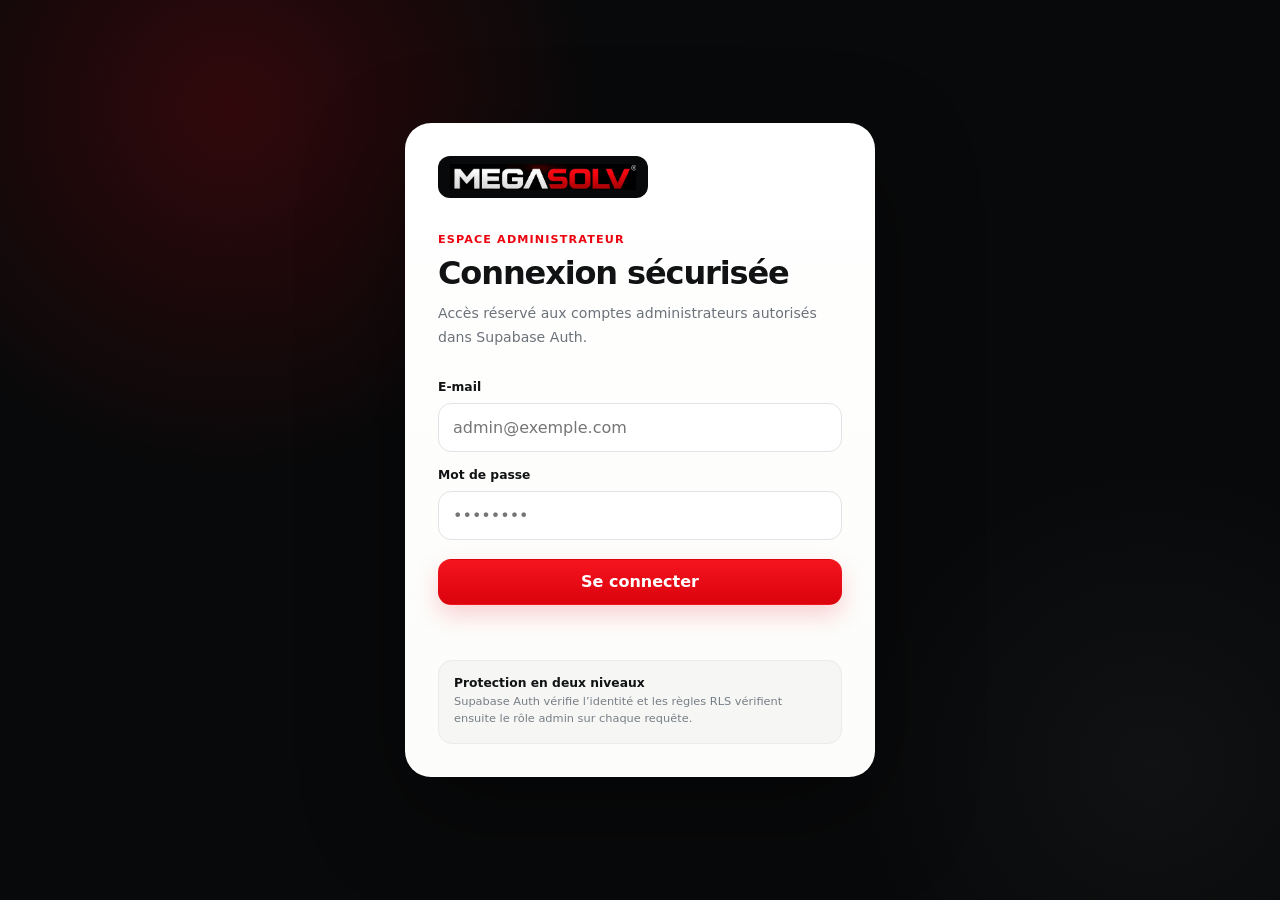
<file: index.html>
<!DOCTYPE html>

<html lang="fr"><head><meta charset="utf-8"/><meta content="width=device-width,initial-scale=1" name="viewport"/><meta content="light" name="color-scheme"/><meta content="#08090A" name="theme-color"/><meta content="noindex,nofollow" name="robots"/><title>MEGASOLV Admin — Analytics</title><link href="assets/favicons/favicon.ico" rel="icon"/><link rel="apple-touch-icon" href="assets/pwa/apple-touch-icon.png"/><link rel="manifest" href="manifest.webmanifest"/><meta name="mobile-web-app-capable" content="yes"/><meta name="apple-mobile-web-app-capable" content="yes"/><meta name="apple-mobile-web-app-status-bar-style" content="black-translucent"/><meta name="apple-mobile-web-app-title" content="MEGASOLV"/><link href="assets/css/dashboard.css" rel="stylesheet"/><script defer="" src="assets/js/supabase-client.js"></script><script defer="" src="assets/js/auth.js"></script><script defer="" src="assets/js/dashboard.js"></script><script defer src="assets/js/pwa.js"></script></head>
<body class="auth-guard" data-page="analytics"><div class="app-shell">
<aside class="sidebar" id="sidebar"><div class="sidebar-head"><img alt="MEGASOLV" class="sidebar-logo" src="assets/img/megasolv-logo-header.webp"/></div><nav aria-label="Navigation principale" class="nav-wrap"><div class="nav-label">Pilotage</div><a class="side-link active" href="index.html"><img alt="" class="icon" src="assets/icons/dashboard.svg"/>Analytics</a><a class="side-link" href="orders.html"><img alt="" class="icon" src="assets/icons/orders.svg"/>Commandes <span class="nav-badge" data-nav-badge="orders" id="ordersBadge">0</span></a><a class="side-link" href="reviews.html"><img alt="" class="icon" src="assets/icons/reviews.svg"/>Avis <span class="nav-badge" data-nav-badge="reviews" id="pendingReviewsBadge">0</span></a></nav><div class="sidebar-foot"><div class="admin-card"><div class="avatar">M</div><div class="admin-meta"><strong>MEGASOLV Admin</strong><span data-admin-email="">Connexion sécurisée</span></div></div><button class="pwa-install-btn" data-pwa-install hidden type="button"><img class="icon" src="assets/icons/install.svg" alt="">Installer l’application</button><button class="logout-btn" data-logout="" type="button">Se déconnecter</button></div></aside><div aria-hidden="true" class="menu-scrim"></div>
<main class="main"><header class="topbar"><button aria-expanded="false" aria-label="Ouvrir le menu" class="mobile-toggle"><img alt="" class="icon" src="assets/icons/menu.svg"/></button><div class="topbar-title"><strong>Centre de contrôle</strong><span>Données commerciales et audience</span></div><div class="topbar-actions"><button aria-label="État de la synchronisation en temps réel" class="realtime-chip" data-state="connecting" id="realtimeStatus" type="button"><span aria-hidden="true" class="realtime-dot"></span><span data-realtime-label="">Connexion live…</span><span class="sr-only" data-last-sync=""></span></button><a aria-label="Ouvrir le site public" class="site-shortcut" href="https://megasolv.yaakoubpro.com/" rel="noopener" target="_blank"><img alt="" class="icon" src="assets/icons/external-link.svg"/><span>Voir le site</span></a><div class="date-chip desktop-date" id="currentDate"></div><button aria-label="Notifications" class="icon-btn notif-btn"><img alt="" class="icon" src="assets/icons/bell.svg"/><span class="notif-dot"></span></button></div></header>
<div class="content"><section class="page-head"><div><div class="page-eyebrow">Dashboard / Analytics</div><h1>Vue d’ensemble</h1><p>Suivez en un coup d’œil l’audience, les commandes et la performance commerciale de MEGASOLV.</p></div><div class="head-actions"><button class="btn btn-danger" id="cleanAnalytics" type="button"><img alt="" class="icon" src="assets/icons/trash.svg"/>Backup JSON + nettoyer</button><a class="btn btn-secondary" href="orders.html"><img alt="" class="icon" src="assets/icons/orders.svg"/>Voir les commandes</a></div></section>
<section aria-label="Indicateurs clés" class="kpi-grid"><article class="kpi-card"><div class="kpi-top"><div class="kpi-icon"><img alt="" class="icon" src="assets/icons/eye.svg"/></div><span class="trend">Live</span></div><div class="kpi-label">Pages vues</div><div class="kpi-value" id="kpiPageViews">0</div><div class="kpi-sub" id="kpiSessionsSub">0 sessions</div></article><article class="kpi-card"><div class="kpi-top"><div class="kpi-icon blue"><img alt="" class="icon" src="assets/icons/users.svg"/></div><span class="trend">Live</span></div><div class="kpi-label">Visiteurs uniques</div><div class="kpi-value" id="kpiVisitors">0</div><div class="kpi-sub" id="kpiPagesPerSession">0 page / session</div></article><article class="kpi-card"><div class="kpi-top"><div class="kpi-icon green"><img alt="" class="icon" src="assets/icons/cart.svg"/></div><span class="trend">Live</span></div><div class="kpi-label">Commandes aujourd’hui</div><div class="kpi-value" id="kpiOrdersToday">0</div><div class="kpi-sub" id="kpiOrdersSub">0 confirmées / en cours</div></article><article class="kpi-card"><div class="kpi-top"><div class="kpi-icon gold"><img alt="" class="icon" src="assets/icons/revenue.svg"/></div><span class="trend">Live</span></div><div class="kpi-label">CA livré aujourd’hui</div><div class="kpi-value" id="kpiRevenueToday">0</div><div class="kpi-sub" id="kpiRevenueSub">MAD · panier moyen 0 MAD</div></article></section>
<section class="grid-main"><article class="panel"><div class="panel-head"><div class="panel-title"><h2>Évolution de l’audience</h2><p>Pages vues sur la période sélectionnée</p></div><div aria-label="Période" class="segmented" role="group"><button class="segment active" data-period="7">7 j</button><button class="segment" data-period="30">30 j</button><button class="segment" data-period="90">90 j</button></div></div><div class="chart-wrap"><svg aria-label="Courbe des pages vues" class="line-chart" id="lineChart" role="img"></svg></div></article><article class="panel"><div class="panel-head"><div class="panel-title"><h2>Sources de trafic</h2><p>Pourcentage + nombre exact de sessions</p></div></div><div class="source-wrap"><div class="donut"><div class="donut-center"><strong id="sourceTotal">0</strong><span>sessions</span></div></div><div class="source-list"><div class="source-row"><span class="dot red"></span><span>Google / SEO</span><strong data-source="google">0%</strong></div><div class="source-row"><span class="dot dark"></span><span>Direct</span><strong data-source="direct">0%</strong></div><div class="source-row"><span class="dot gray"></span><span>Social</span><strong data-source="social">0%</strong></div><div class="source-row"><span class="dot pink"></span><span>Autres</span><strong data-source="other">0%</strong></div></div></div></article></section>
<section class="bottom-grid"><article class="panel"><div class="panel-head"><div class="panel-title"><h2>Dernières commandes</h2><p>Activité commerciale récente</p></div><a class="btn btn-sm btn-secondary" href="orders.html">Tout voir</a></div><div class="table-shell"><table class="data-table mobile-card-table"><thead><tr><th>Commande</th><th>Client</th><th>Ville</th><th>Total</th><th>Statut</th></tr></thead><tbody id="recentOrdersBody"></tbody></table></div></article><article class="panel"><div class="panel-head"><div class="panel-title"><h2>Pages les plus vues</h2><p>Top contenus par trafic</p></div></div><div class="mini-list" id="topPagesList"></div></article></section>
</div></main></div></body></html>
</file>
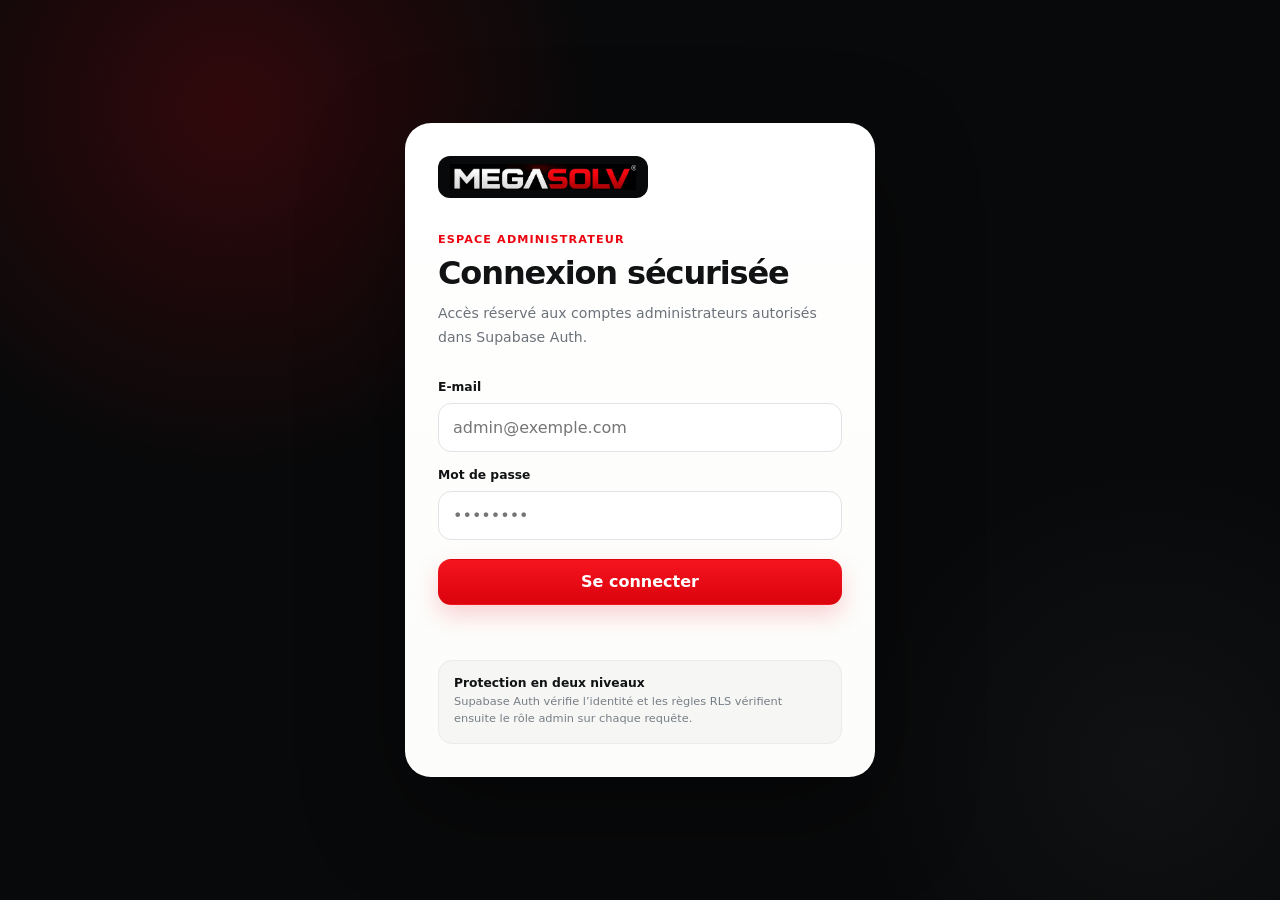
<file: login.html>
<!doctype html><html lang="fr"><head><meta charset="utf-8"><meta name="viewport" content="width=device-width,initial-scale=1"><meta name="theme-color" content="#08090A"><meta name="robots" content="noindex,nofollow"><title>MEGASOLV Admin — Connexion</title><link rel="icon" href="assets/favicons/favicon.ico"><link rel="apple-touch-icon" href="assets/pwa/apple-touch-icon.png"><link rel="manifest" href="manifest.webmanifest"><meta name="mobile-web-app-capable" content="yes"><meta name="apple-mobile-web-app-capable" content="yes"><meta name="apple-mobile-web-app-status-bar-style" content="black-translucent"><meta name="apple-mobile-web-app-title" content="MEGASOLV"><link rel="stylesheet" href="assets/css/dashboard.css"><script defer src="assets/js/supabase-client.js"></script><script defer src="assets/js/auth.js"></script><script defer src="assets/js/pwa.js"></script></head><body class="auth-guard login-page" data-page="login"><main class="login-shell"><section class="login-card"><img src="assets/img/megasolv-logo-header.webp" class="login-logo" alt="MEGASOLV"><div class="login-copy"><span class="login-kicker">ESPACE ADMINISTRATEUR</span><h1>Connexion sécurisée</h1><p>Accès réservé aux comptes administrateurs autorisés dans Supabase Auth.</p></div><form id="loginForm" class="login-form"><label for="email">E-mail</label><input id="email" name="email" type="email" autocomplete="username" required placeholder="admin@exemple.com"><label for="password">Mot de passe</label><input id="password" name="password" type="password" autocomplete="current-password" required placeholder="••••••••"><button id="loginSubmit" class="btn btn-primary" type="submit">Se connecter</button><div class="login-status" id="loginStatus" role="status" aria-live="polite"></div></form><div class="login-security"><strong>Protection en deux niveaux</strong><span>Supabase Auth vérifie l’identité et les règles RLS vérifient ensuite le rôle admin sur chaque requête.</span></div><button class="pwa-login-install" data-pwa-install hidden type="button"><img class="icon" src="assets/icons/install.svg" alt="">Installer MEGASOLV Admin</button></section></main></body></html>
</file>
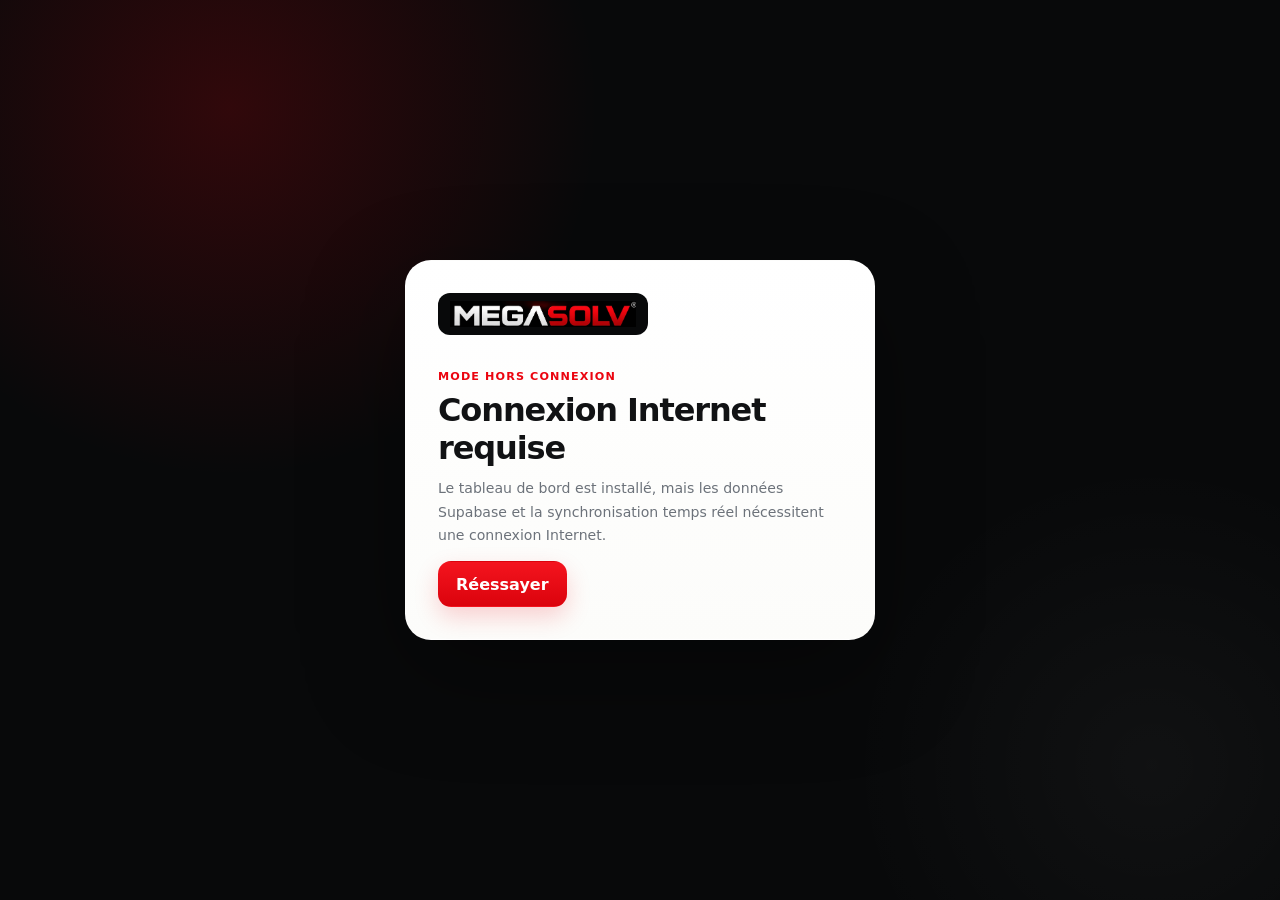
<file: offline.html>
<!doctype html><html lang="fr"><head><meta charset="utf-8"><meta name="viewport" content="width=device-width,initial-scale=1"><meta name="theme-color" content="#08090A"><meta name="robots" content="noindex,nofollow"><title>MEGASOLV Admin — Hors connexion</title><link rel="manifest" href="manifest.webmanifest"><link rel="icon" href="assets/favicons/favicon.ico"><link rel="stylesheet" href="assets/css/dashboard.css"></head><body class="login-page"><main class="login-shell"><section class="login-card"><img src="assets/img/megasolv-logo-header.webp" class="login-logo" alt="MEGASOLV"><div class="login-copy"><span class="login-kicker">MODE HORS CONNEXION</span><h1>Connexion Internet requise</h1><p>Le tableau de bord est installé, mais les données Supabase et la synchronisation temps réel nécessitent une connexion Internet.</p></div><button class="btn btn-primary" type="button" onclick="location.reload()">Réessayer</button></section></main></body></html>
</file>
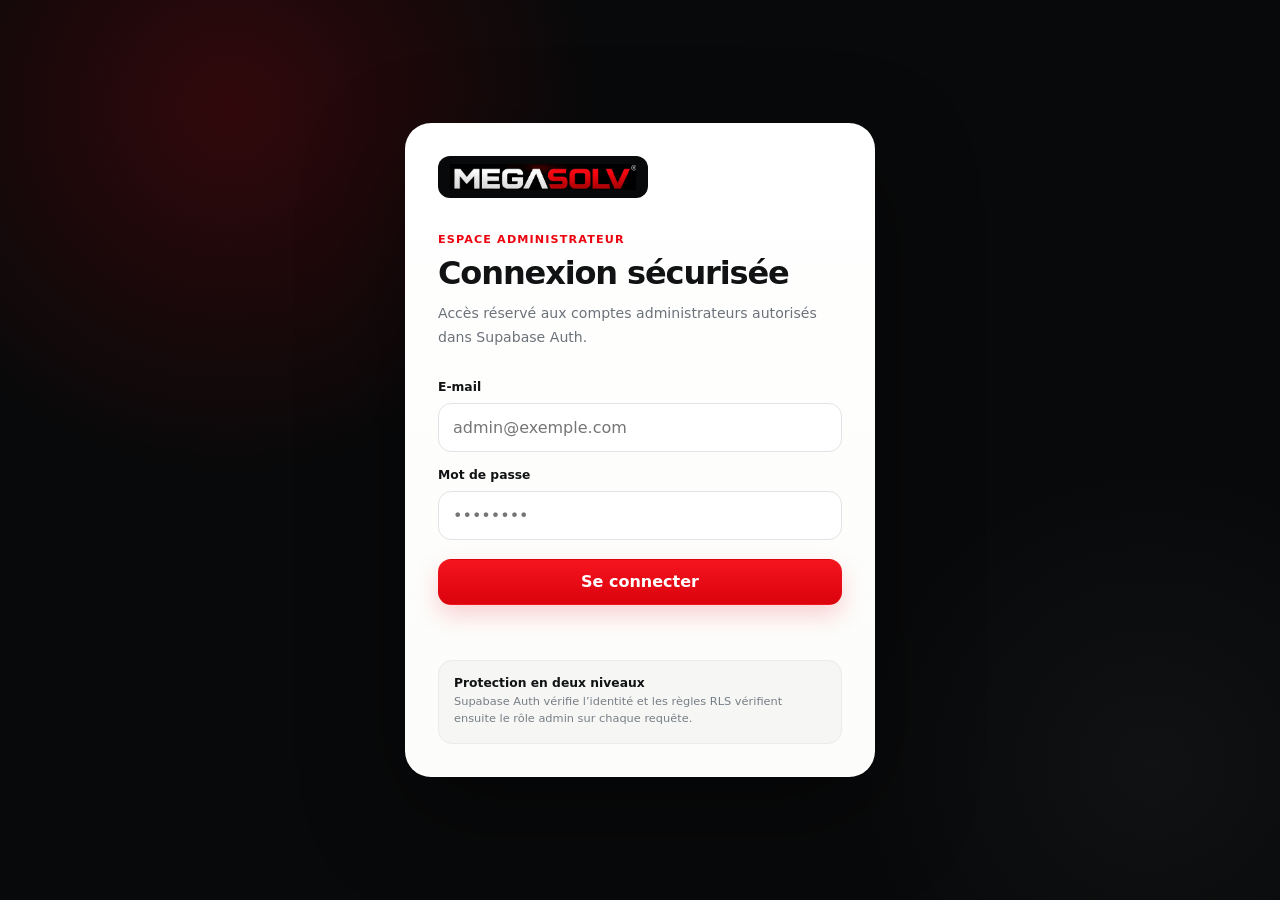
<file: orders.html>
<!DOCTYPE html>
<html lang="fr"><head><meta charset="utf-8"/><meta content="width=device-width,initial-scale=1" name="viewport"/><meta content="#08090A" name="theme-color"/><meta content="noindex,nofollow" name="robots"/><title>MEGASOLV Admin — Commandes</title><link href="assets/favicons/favicon.ico" rel="icon"/><link rel="apple-touch-icon" href="assets/pwa/apple-touch-icon.png"/><link rel="manifest" href="manifest.webmanifest"/><meta name="mobile-web-app-capable" content="yes"/><meta name="apple-mobile-web-app-capable" content="yes"/><meta name="apple-mobile-web-app-status-bar-style" content="black-translucent"/><meta name="apple-mobile-web-app-title" content="MEGASOLV"/><link href="assets/css/dashboard.css" rel="stylesheet"/><script defer="" src="assets/js/supabase-client.js"></script><script defer="" src="assets/js/auth.js"></script><script defer="" src="assets/js/dashboard.js"></script><script defer src="assets/js/pwa.js"></script></head>
<body class="auth-guard" data-page="orders"><div class="app-shell">
<aside class="sidebar" id="sidebar"><div class="sidebar-head"><img alt="MEGASOLV" class="sidebar-logo" src="assets/img/megasolv-logo-header.webp"/></div><nav aria-label="Navigation principale" class="nav-wrap"><div class="nav-label">Pilotage</div><a class="side-link" href="index.html"><img alt="" class="icon" src="assets/icons/dashboard.svg"/>Analytics</a><a class="side-link active" href="orders.html"><img alt="" class="icon" src="assets/icons/orders.svg"/>Commandes <span class="nav-badge" data-nav-badge="orders">0</span></a><a class="side-link" href="reviews.html"><img alt="" class="icon" src="assets/icons/reviews.svg"/>Avis <span class="nav-badge" data-nav-badge="reviews">0</span></a></nav><div class="sidebar-foot"><div class="admin-card"><div class="avatar">M</div><div class="admin-meta"><strong>MEGASOLV Admin</strong><span data-admin-email="">Connexion sécurisée</span></div></div><button class="pwa-install-btn" data-pwa-install hidden type="button"><img class="icon" src="assets/icons/install.svg" alt="">Installer l’application</button><button class="logout-btn" data-logout="" type="button">Se déconnecter</button></div></aside><div aria-hidden="true" class="menu-scrim"></div>
<main class="main"><header class="topbar"><button aria-expanded="false" aria-label="Ouvrir le menu" class="mobile-toggle"><img alt="" class="icon" src="assets/icons/menu.svg"/></button><div class="topbar-title"><strong>Gestion commerciale</strong><span>Commandes Medical Back Support</span></div><div class="topbar-actions"><button aria-label="État de la synchronisation en temps réel" class="realtime-chip" data-state="connecting" id="realtimeStatus" type="button"><span aria-hidden="true" class="realtime-dot"></span><span data-realtime-label="">Connexion live…</span><span class="sr-only" data-last-sync=""></span></button><a aria-label="Ouvrir le site public" class="site-shortcut" href="https://megasolv.yaakoubpro.com/" rel="noopener" target="_blank"><img alt="" class="icon" src="assets/icons/external-link.svg"/><span>Voir le site</span></a><button aria-label="Notifications" class="icon-btn notif-btn"><img alt="" class="icon" src="assets/icons/bell.svg"/><span class="notif-dot"></span></button></div></header>
<div class="content"><section class="page-head"><div><div class="page-eyebrow">Opérations / Commandes</div><h1>Commandes</h1><p>Suivez les demandes clients, mettez à jour leur statut et exportez la vue filtrée en CSV.</p></div><div class="head-actions"><button class="btn btn-primary" id="exportCsv"><img alt="" class="icon" src="assets/icons/export.svg"/>Exporter CSV</button></div></section>
<div class="orders-summary" id="ordersSummary"><div class="summary-pill"><span>Total</span><strong data-order-count="all">0</strong></div><div class="summary-pill"><span>Nouvelles</span><strong data-order-count="new">0</strong></div><div class="summary-pill"><span>Confirmées</span><strong data-order-count="confirmed">0</strong></div><div class="summary-pill"><span>En livraison</span><strong data-order-count="shipped">0</strong></div><div class="summary-pill"><span>Livrées</span><strong data-order-count="delivered">0</strong></div></div>
<div class="toolbar"><label class="search-box"><img alt="" class="icon" src="assets/icons/search.svg"/><span class="sr-only">Rechercher</span><input id="orderSearch" placeholder="ID, client, téléphone, ville…" type="search"/></label><select aria-label="Filtrer par statut" class="select" id="statusFilter"><option value="all">Tous les statuts</option><option value="new">Nouveau</option><option value="confirmed">Confirmé</option><option value="processing">En préparation</option><option value="shipped">Expédié</option><option value="delivered">Livré</option><option value="cancelled">Annulé</option><option value="returned">Retourné</option></select></div>
<section class="panel orders-panel"><div class="table-shell"><table class="data-table mobile-card-table"><thead><tr><th>Commande</th><th>Client</th><th>Ville</th><th>Produit</th><th>Total</th><th>Statut</th><th></th></tr></thead><tbody id="ordersBody"></tbody></table></div></section>
</div></main></div>
<div class="drawer-scrim" id="drawerScrim"></div><aside aria-label="Détail de la commande" class="detail-drawer" id="orderDrawer"><div class="drawer-head"><div><div class="muted" style="font-size:.72rem;font-weight:800">COMMANDE</div><h2 id="drawerOrderId">—</h2></div><button aria-label="Fermer" class="icon-btn drawer-close" id="drawerClose"><img alt="" class="icon" src="assets/icons/close.svg"/></button></div><div class="drawer-body"><div class="detail-group"><h3>Client</h3><div class="detail-line"><span>Nom</span><strong id="drawerCustomer">—</strong></div><div class="detail-line"><span>Téléphone</span><strong id="drawerPhone">—</strong></div><div class="detail-line"><span>Ville</span><strong id="drawerCity">—</strong></div><div class="detail-line"><span>Date</span><strong id="drawerDate">—</strong></div><div class="detail-line"><span>Adresse</span><strong id="drawerAddress">—</strong></div></div><div class="detail-group"><h3>Commande</h3><div class="detail-line"><span>Produit</span><strong id="drawerProduct">—</strong></div><div class="detail-line"><span>Quantité</span><strong id="drawerQty">—</strong></div><div class="detail-line"><span>Total</span><strong id="drawerTotal">—</strong></div></div><div class="detail-group"><h3>Statut</h3><select class="status-select" id="drawerStatus"><option value="new">Nouveau</option><option value="confirmed">Confirmé</option><option value="processing">En préparation</option><option value="shipped">Expédié</option><option value="delivered">Livré</option><option value="cancelled">Annulé</option><option value="returned">Retourné</option></select></div><div class="danger-zone"><div><strong>Supprimer cette commande</strong><span>Un backup JSON sera téléchargé avant la confirmation finale.</span></div><button class="btn btn-danger" id="deleteOrder" type="button"><img alt="" class="icon" src="assets/icons/trash.svg"/>Supprimer</button></div></div></aside>
</body></html>
</file>
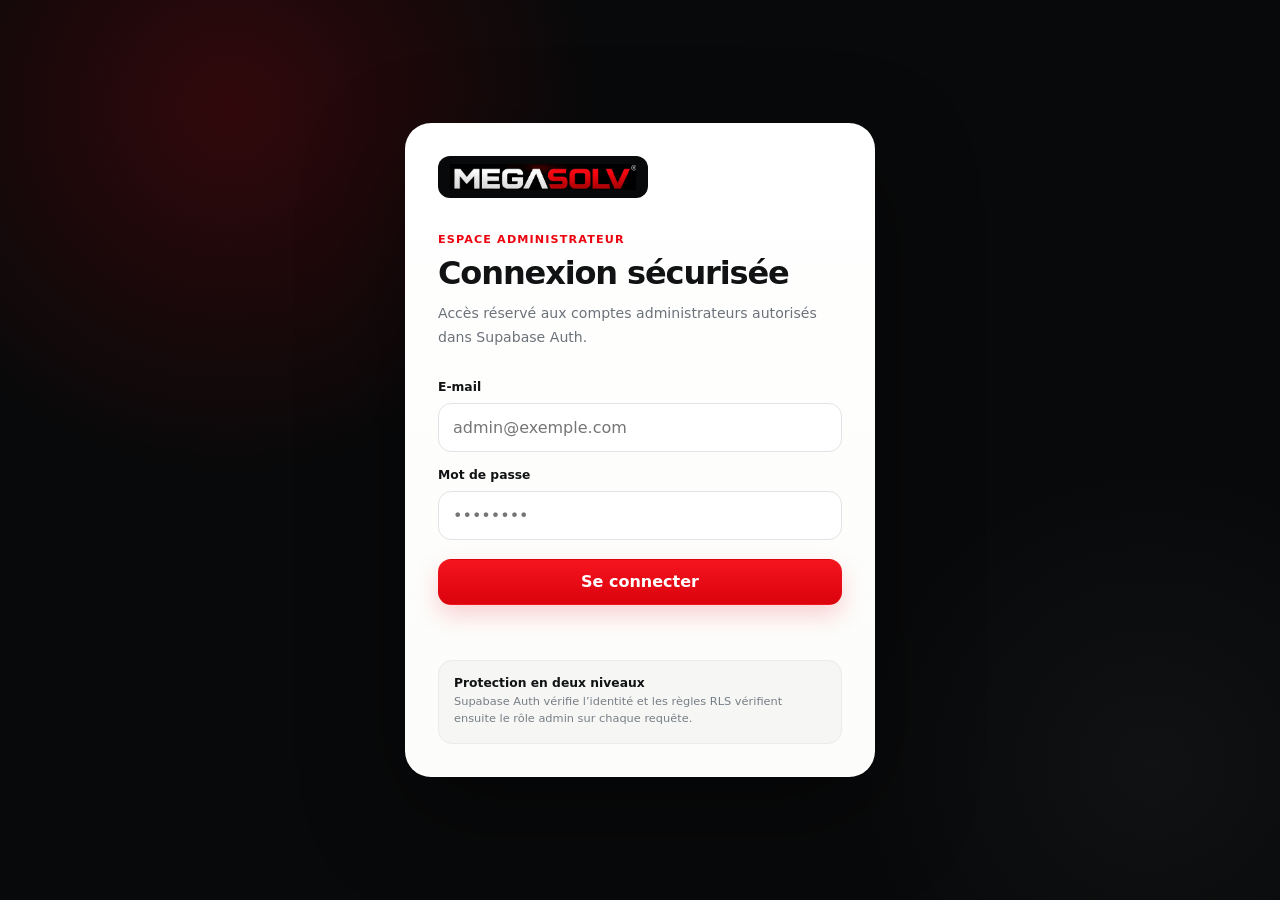
<file: reviews.html>
<!DOCTYPE html>
<html lang="fr"><head><meta charset="utf-8"/><meta content="width=device-width,initial-scale=1" name="viewport"/><meta content="#08090A" name="theme-color"/><meta content="noindex,nofollow" name="robots"/><title>MEGASOLV Admin — Avis</title><link href="assets/favicons/favicon.ico" rel="icon"/><link rel="apple-touch-icon" href="assets/pwa/apple-touch-icon.png"/><link rel="manifest" href="manifest.webmanifest"/><meta name="mobile-web-app-capable" content="yes"/><meta name="apple-mobile-web-app-capable" content="yes"/><meta name="apple-mobile-web-app-status-bar-style" content="black-translucent"/><meta name="apple-mobile-web-app-title" content="MEGASOLV"/><link href="assets/css/dashboard.css" rel="stylesheet"/><script defer="" src="assets/js/supabase-client.js"></script><script defer="" src="assets/js/auth.js"></script><script defer="" src="assets/js/dashboard.js"></script><script defer src="assets/js/pwa.js"></script></head>
<body class="auth-guard" data-page="reviews"><div class="app-shell">
<aside class="sidebar" id="sidebar"><div class="sidebar-head"><img alt="MEGASOLV" class="sidebar-logo" src="assets/img/megasolv-logo-header.webp"/></div><nav aria-label="Navigation principale" class="nav-wrap"><div class="nav-label">Pilotage</div><a class="side-link" href="index.html"><img alt="" class="icon" src="assets/icons/dashboard.svg"/>Analytics</a><a class="side-link" href="orders.html"><img alt="" class="icon" src="assets/icons/orders.svg"/>Commandes <span class="nav-badge" data-nav-badge="orders">0</span></a><a class="side-link active" href="reviews.html"><img alt="" class="icon" src="assets/icons/reviews.svg"/>Avis <span class="nav-badge" data-nav-badge="reviews">0</span></a></nav><div class="sidebar-foot"><div class="admin-card"><div class="avatar">M</div><div class="admin-meta"><strong>MEGASOLV Admin</strong><span data-admin-email="">Connexion sécurisée</span></div></div><button class="pwa-install-btn" data-pwa-install hidden type="button"><img class="icon" src="assets/icons/install.svg" alt="">Installer l’application</button><button class="logout-btn" data-logout="" type="button">Se déconnecter</button></div></aside><div aria-hidden="true" class="menu-scrim"></div>
<main class="main"><header class="topbar"><button aria-expanded="false" aria-label="Ouvrir le menu" class="mobile-toggle"><img alt="" class="icon" src="assets/icons/menu.svg"/></button><div class="topbar-title"><strong>Réputation client</strong><span>Modération des avis</span></div><div class="topbar-actions"><button aria-label="État de la synchronisation en temps réel" class="realtime-chip" data-state="connecting" id="realtimeStatus" type="button"><span aria-hidden="true" class="realtime-dot"></span><span data-realtime-label="">Connexion live…</span><span class="sr-only" data-last-sync=""></span></button><a aria-label="Ouvrir le site public" class="site-shortcut" href="https://megasolv.yaakoubpro.com/" rel="noopener" target="_blank"><img alt="" class="icon" src="assets/icons/external-link.svg"/><span>Voir le site</span></a><button aria-label="Notifications" class="icon-btn notif-btn"><img alt="" class="icon" src="assets/icons/bell.svg"/><span class="notif-dot"></span></button></div></header>
<div class="content"><section class="page-head"><div><div class="page-eyebrow">Réputation / Modération</div><h1>Avis clients</h1><p>Validez les témoignages à afficher, rejetez les avis inadaptés et gardez une vue claire de la satisfaction.</p></div></section>
<section class="review-stats"><article class="rating-card"><span>Note moyenne approuvée</span><div class="rating-value" id="avgRating">4.7</div><div class="stars">★★★★★</div></article><article class="review-stat"><span>En attente</span><strong id="pendingCount">0</strong></article><article class="review-stat"><span>Approuvés</span><strong id="approvedCount">0</strong></article><article class="review-stat"><span>Rejetés</span><strong id="rejectedCount">0</strong></article></section>
<div class="toolbar"><label class="search-box"><img alt="" class="icon" src="assets/icons/search.svg"/><span class="sr-only">Rechercher</span><input id="reviewSearch" placeholder="Client ou contenu de l’avis…" type="search"/></label><select aria-label="Filtrer les avis" class="select" id="reviewFilter"><option value="all">Tous les avis</option><option value="pending">En attente</option><option value="approved">Approuvés</option><option value="rejected">Rejetés</option></select></div>
<section aria-live="polite" class="review-grid" id="reviewsGrid"></section>
</div></main></div></body></html>
</file>
<file: assets/css/dashboard.css>
:root{
  --red:#EB040F;--red-h:#C00309;--red-soft:#FFF1F2;--red-100:#FFE3E5;
  --ink:#08090A;--ink2:#111214;--ink3:#1B1D20;--muted:#68707A;--muted2:#8C939C;
  --surface:#FFFFFF;--surface50:#FBFBF9;--surface100:#F4F5F2;--canvas:#F3F4F6;--border:#E1E3E6;
  --success:#177A49;--success-soft:#ECF8F1;--warning:#9B6300;--warning-soft:#FFF7E8;
  --blue:#245FD4;--blue-soft:#EDF3FF;--danger:#B42318;--violet:#6F4CC3;--violet-soft:#F3F0FF;
  --r-sm:10px;--r-md:14px;--r-lg:20px;--r-xl:26px;
  --shadow-xs:0 1px 2px rgba(8,9,10,.04);--shadow-sm:0 5px 18px rgba(8,9,10,.055);--shadow-md:0 16px 42px rgba(8,9,10,.085);--shadow-lg:0 30px 90px rgba(8,9,10,.16);
  --sidebar:268px;--topbar:78px;--ease:cubic-bezier(.2,.75,.2,1)
}
*{box-sizing:border-box}html{scroll-behavior:smooth}body{margin:0;font-family:Manrope,Inter,system-ui,-apple-system,BlinkMacSystemFont,"Segoe UI",sans-serif;color:var(--ink2);background:radial-gradient(circle at 78% -10%,rgba(235,4,15,.045),transparent 25%),var(--canvas);-webkit-font-smoothing:antialiased;overflow-x:hidden}button,input,select,textarea{font:inherit}button{cursor:pointer}button:disabled{cursor:not-allowed;opacity:.6}a{text-decoration:none;color:inherit}img{display:block;max-width:100%}h1,h2,h3,p{margin-top:0}h1,h2,h3{letter-spacing:-.035em}.sr-only{position:absolute;width:1px;height:1px;padding:0;margin:-1px;overflow:hidden;clip:rect(0,0,0,0);white-space:nowrap;border:0}.icon{width:20px;height:20px;display:block}.app-shell{min-height:100vh}

/* Sidebar */
.sidebar{position:fixed;inset:0 auto 0 0;width:var(--sidebar);background:linear-gradient(180deg,#0C0D0F 0%,#08090A 100%);color:#fff;border-right:1px solid rgba(255,255,255,.065);z-index:1000;display:flex;flex-direction:column;box-shadow:12px 0 32px rgba(8,9,10,.06)}.sidebar:before{content:"";position:absolute;inset:0 0 auto 0;height:180px;background:radial-gradient(circle at 20% 0,rgba(235,4,15,.15),transparent 55%);pointer-events:none}.sidebar-head{height:var(--topbar);display:flex;align-items:center;padding:0 22px;border-bottom:1px solid rgba(255,255,255,.075);position:relative}.sidebar-logo{width:178px;height:auto}.nav-wrap{padding:22px 14px;display:grid;gap:7px;position:relative}.nav-label{font-size:.68rem;text-transform:uppercase;letter-spacing:.14em;color:#70757D;font-weight:850;padding:8px 12px 10px}.side-link{height:52px;display:flex;align-items:center;gap:12px;padding:0 13px;border-radius:15px;color:#C3C7CD;font-weight:760;position:relative;transition:transform .22s var(--ease),background .22s var(--ease),color .22s var(--ease),box-shadow .22s var(--ease)}.side-link .icon{width:20px;height:20px;opacity:.82;transition:.22s var(--ease)}.side-link:hover{background:rgba(255,255,255,.065);color:#fff;transform:translateX(3px)}.side-link:hover .icon{opacity:1;transform:scale(1.04)}.side-link.active{background:linear-gradient(90deg,rgba(235,4,15,.22),rgba(235,4,15,.07));color:#fff;box-shadow:inset 0 0 0 1px rgba(235,4,15,.28),0 8px 28px rgba(0,0,0,.08)}.side-link.active .icon{color:#FF4B53;opacity:1}.side-link.active:before{content:"";position:absolute;left:0;top:10px;bottom:10px;width:3px;border-radius:0 4px 4px 0;background:linear-gradient(#FF3E47,#EB040F);box-shadow:0 0 14px rgba(235,4,15,.5)}.nav-badge{margin-left:auto;min-width:23px;height:23px;padding:0 7px;border-radius:999px;display:grid;place-items:center;background:rgba(255,255,255,.105);font-size:.72rem;color:#fff;font-weight:850}.side-link.active .nav-badge{background:rgba(235,4,15,.28)}.nav-badge.is-zero{opacity:.55}.sidebar-foot{margin-top:auto;padding:18px 18px 20px;border-top:1px solid rgba(255,255,255,.075)}.admin-card{display:flex;align-items:center;gap:11px;padding:11px;border-radius:15px;background:linear-gradient(180deg,rgba(255,255,255,.06),rgba(255,255,255,.035));box-shadow:inset 0 0 0 1px rgba(255,255,255,.045)}.avatar{width:40px;height:40px;border-radius:12px;background:linear-gradient(145deg,#FF2932,#C00309);display:grid;place-items:center;font-weight:900;box-shadow:0 10px 24px rgba(235,4,15,.26);flex:none}.admin-meta{min-width:0}.admin-meta strong{display:block;font-size:.87rem}.admin-meta span{font-size:.72rem;color:#92979E;display:block;white-space:nowrap;overflow:hidden;text-overflow:ellipsis;margin-top:2px}.logout-btn{width:100%;margin-top:10px;border:1px solid rgba(255,255,255,.12);background:transparent;color:#C8CBD0;border-radius:12px;min-height:42px;font-weight:760;font-size:.76rem;transition:.18s var(--ease)}.logout-btn:hover{background:rgba(255,255,255,.065);color:#fff;border-color:rgba(255,255,255,.2)}

/* Shell / topbar */
.main{margin-left:var(--sidebar);min-height:100vh}.topbar{height:var(--topbar);position:sticky;top:0;z-index:500;background:rgba(246,247,248,.88);backdrop-filter:blur(18px) saturate(1.2);border-bottom:1px solid rgba(8,9,10,.07);display:flex;align-items:center;padding:0 clamp(20px,3vw,40px);gap:16px}.mobile-toggle{display:none;width:44px;height:44px;border:1px solid var(--border);border-radius:13px;background:#fff;color:var(--ink2);align-items:center;justify-content:center;box-shadow:var(--shadow-xs)}.topbar-title{min-width:0}.topbar-title strong{font-size:.91rem;display:block;font-weight:850}.topbar-title span{display:block;font-size:.75rem;color:#858B94;margin-top:2px}.topbar-actions{margin-left:auto;display:flex;align-items:center;gap:9px}.icon-btn{width:44px;height:44px;border-radius:13px;border:1px solid var(--border);background:#fff;display:grid;place-items:center;color:#34383E;position:relative;transition:.18s var(--ease);box-shadow:var(--shadow-xs)}.icon-btn:hover{border-color:#C8CBCF;transform:translateY(-1px);box-shadow:var(--shadow-sm)}.notif-dot{position:absolute;width:7px;height:7px;border-radius:50%;background:var(--red);right:9px;top:9px;box-shadow:0 0 0 3px #fff}.date-chip{height:44px;border:1px solid var(--border);background:#fff;border-radius:13px;padding:0 14px;display:flex;align-items:center;gap:9px;font-weight:760;font-size:.8rem;color:#474C53;box-shadow:var(--shadow-xs)}.site-shortcut{height:44px;border:1px solid var(--border);background:#fff;border-radius:13px;padding:0 13px;display:flex;align-items:center;gap:8px;font-weight:800;font-size:.78rem;color:#363A40;box-shadow:var(--shadow-xs);transition:.18s var(--ease)}.site-shortcut:hover{transform:translateY(-1px);border-color:#C8CBCF;box-shadow:var(--shadow-sm)}.site-shortcut .icon{width:17px;height:17px}.realtime-chip{height:40px;border:1px solid #DDE3DF;background:#fff;border-radius:999px;padding:0 12px;display:flex;align-items:center;gap:8px;font-weight:850;font-size:.74rem;color:#3C4248;box-shadow:var(--shadow-xs);transition:.2s var(--ease)}.realtime-chip:hover{box-shadow:var(--shadow-sm);transform:translateY(-1px)}.realtime-dot{width:8px;height:8px;border-radius:50%;background:#9BA1A8;box-shadow:0 0 0 4px rgba(155,161,168,.12)}.realtime-chip[data-state="subscribed"]{border-color:#CAE8D8;background:#F7FCF9;color:#176B43}.realtime-chip[data-state="subscribed"] .realtime-dot{background:#23A566;box-shadow:0 0 0 4px rgba(35,165,102,.13);animation:livePulse 1.8s ease-in-out infinite}.realtime-chip[data-state="connecting"],.realtime-chip[data-state="reconnecting"]{color:#8A5B00;background:#FFFDF7;border-color:#EFE0B9}.realtime-chip[data-state="connecting"] .realtime-dot,.realtime-chip[data-state="reconnecting"] .realtime-dot{background:#D79B27}.realtime-chip[data-state="error"],.realtime-chip[data-state="closed"]{color:#9D2C26;background:#FFF8F7;border-color:#F0D1CE}.realtime-chip[data-state="error"] .realtime-dot,.realtime-chip[data-state="closed"] .realtime-dot{background:#D84E47}@keyframes livePulse{0%,100%{box-shadow:0 0 0 4px rgba(35,165,102,.12)}50%{box-shadow:0 0 0 7px rgba(35,165,102,.03)}}

/* Content / headings */
.content{padding:clamp(26px,3.4vw,46px);max-width:1620px;margin:0 auto}.page-head{display:flex;align-items:flex-end;justify-content:space-between;gap:22px;margin-bottom:28px}.page-head h1{font-size:clamp(2rem,1.5rem + 1.25vw,3rem);margin:4px 0 8px;font-weight:920;line-height:1.04}.page-head p{margin:0;max-width:700px;color:var(--muted);line-height:1.7}.page-eyebrow{display:inline-flex;align-items:center;gap:7px;font-size:.68rem;text-transform:uppercase;letter-spacing:.12em;font-weight:900;color:var(--red)}.page-eyebrow:before{content:"";width:18px;height:2px;border-radius:999px;background:var(--red)}.head-actions{display:flex;gap:10px;flex-wrap:wrap}.btn{min-height:46px;border-radius:13px;padding:0 17px;border:1px solid transparent;display:inline-flex;align-items:center;justify-content:center;gap:9px;font-weight:830;transition:transform .18s var(--ease),box-shadow .18s var(--ease),background .18s var(--ease),border-color .18s var(--ease)}.btn:hover{transform:translateY(-1px)}.btn-primary{background:linear-gradient(180deg,#F4141E,#DB030D);color:#fff;box-shadow:0 10px 25px rgba(235,4,15,.18)}.btn-primary:hover{background:#C00309;box-shadow:0 13px 30px rgba(235,4,15,.23)}.btn-secondary{background:#fff;border-color:var(--border);color:var(--ink2);box-shadow:var(--shadow-xs)}.btn-secondary:hover{border-color:#C7C9CD;box-shadow:var(--shadow-sm)}.btn-ghost{background:transparent;border-color:var(--border)}.btn-sm{min-height:38px;padding:0 12px;border-radius:11px;font-size:.8rem}

/* KPI cards */
.kpi-grid{display:grid;grid-template-columns:repeat(4,minmax(0,1fr));gap:15px;margin-bottom:17px}.kpi-card{background:linear-gradient(180deg,#fff 0%,#FEFEFD 100%);border:1px solid var(--border);border-radius:21px;padding:20px;box-shadow:var(--shadow-sm);position:relative;overflow:hidden;transition:.23s var(--ease)}.kpi-card:before{content:"";position:absolute;left:0;right:0;top:0;height:3px;background:linear-gradient(90deg,var(--red),rgba(235,4,15,.12));opacity:0;transform:scaleX(.65);transform-origin:left;transition:.23s var(--ease)}.kpi-card:hover{transform:translateY(-4px);box-shadow:var(--shadow-md);border-color:#D9DCDF}.kpi-card:hover:before{opacity:1;transform:scaleX(1)}.kpi-card:after{content:"";position:absolute;right:-45px;bottom:-58px;width:145px;height:145px;border-radius:50%;background:radial-gradient(circle,rgba(235,4,15,.075),rgba(235,4,15,0) 70%);pointer-events:none}.kpi-top{display:flex;justify-content:space-between;gap:12px;align-items:flex-start;margin-bottom:18px}.kpi-icon{width:47px;height:47px;border-radius:14px;background:var(--red-soft);color:var(--red);display:grid;place-items:center;box-shadow:inset 0 0 0 1px rgba(235,4,15,.055)}.kpi-icon .icon{width:22px;height:22px}.kpi-icon.green{background:var(--success-soft);color:var(--success)}.kpi-icon.blue{background:var(--blue-soft);color:var(--blue)}.kpi-icon.gold{background:var(--warning-soft);color:var(--warning)}.trend{font-size:.7rem;font-weight:880;padding:5px 8px;border-radius:999px;display:inline-flex;align-items:center;gap:4px;background:#F5F6F4;color:#697078}.trend.up{background:var(--success-soft);color:var(--success)}.trend.down{background:#FFF0F0;color:var(--danger)}.kpi-label{font-size:.79rem;color:#747B84;font-weight:760;margin-bottom:5px}.kpi-value{font-size:clamp(1.7rem,1.35rem + .8vw,2.3rem);line-height:1;font-weight:920;letter-spacing:-.045em}.kpi-sub{font-size:.74rem;color:#9298A1;margin-top:10px;line-height:1.45}

/* Panels & analytics */
.grid-main{display:grid;grid-template-columns:minmax(0,1.7fr) minmax(300px,.8fr);gap:15px;margin-bottom:17px}.panel{background:#fff;border:1px solid var(--border);border-radius:21px;box-shadow:var(--shadow-sm);overflow:hidden;transition:border-color .2s var(--ease),box-shadow .2s var(--ease)}.panel:hover{border-color:#D8DBDE}.panel-head{padding:20px 20px 0;display:flex;align-items:flex-start;justify-content:space-between;gap:16px}.panel-title h2{font-size:1.03rem;margin:0 0 5px;font-weight:880}.panel-title p{font-size:.76rem;margin:0;color:#8B9199}.segmented{display:inline-flex;padding:4px;border:1px solid var(--border);border-radius:12px;background:#F6F7F5;gap:3px}.segment{border:0;background:transparent;height:34px;padding:0 10px;border-radius:9px;color:#757B84;font-weight:820;font-size:.75rem}.segment:hover{color:var(--ink2)}.segment.active{background:#fff;color:var(--ink2);box-shadow:0 2px 8px rgba(8,9,10,.08)}.chart-wrap{padding:12px 16px 16px;height:320px}.line-chart{width:100%;height:100%;overflow:visible}.chart-grid-line{stroke:#ECEDE9;stroke-width:1}.chart-line{fill:none;stroke:var(--red);stroke-width:3;stroke-linecap:round;stroke-linejoin:round;filter:drop-shadow(0 6px 8px rgba(235,4,15,.13))}.chart-area{fill:url(#chartFill)}.chart-dot{fill:#fff;stroke:var(--red);stroke-width:2.5}.chart-label{fill:#8A9098;font-size:11px;font-weight:650}.source-wrap{padding:24px 22px 22px}.donut{width:170px;height:170px;border-radius:50%;margin:12px auto 22px;position:relative;background:conic-gradient(var(--red) 0 44%,#1B1D20 44% 71%,#BFC2C7 71% 88%,#F1B6B9 88% 100%);box-shadow:0 12px 35px rgba(8,9,10,.05)}.donut:after{content:"";position:absolute;inset:28px;background:#fff;border-radius:50%;box-shadow:inset 0 0 0 1px var(--border)}.donut-center{position:absolute;inset:0;display:grid;place-content:center;text-align:center;z-index:2}.donut-center strong{font-size:1.45rem;line-height:1}.donut-center span{font-size:.7rem;color:#8A9098;margin-top:4px}.source-list{display:grid;gap:11px}.source-row{display:grid;grid-template-columns:auto 1fr auto;align-items:center;gap:10px;font-size:.8rem}.dot{width:9px;height:9px;border-radius:50%}.dot.red{background:var(--red)}.dot.dark{background:#1B1D20}.dot.gray{background:#BFC2C7}.dot.pink{background:#F1B6B9}.source-row strong{font-size:.77rem}.bottom-grid{display:grid;grid-template-columns:minmax(0,1.2fr) minmax(0,.8fr);gap:15px}.mini-list{padding:8px 20px 18px}.mini-row{display:flex;align-items:center;gap:12px;padding:13px 0;border-bottom:1px solid #EEEFEA}.mini-row:last-child{border-bottom:0}.mini-rank{width:31px;height:31px;border-radius:10px;background:#F5F5F2;display:grid;place-items:center;font-size:.73rem;font-weight:900}.mini-copy{min-width:0;flex:1}.mini-copy strong{font-size:.8rem;display:block;white-space:nowrap;overflow:hidden;text-overflow:ellipsis}.mini-copy span{font-size:.7rem;color:#9298A1}.mini-value{text-align:right}.mini-value strong{font-size:.8rem;display:block}.mini-value span{font-size:.68rem;color:var(--success);font-weight:820}

/* Tables */
.table-shell{overflow:auto;scrollbar-width:thin;scrollbar-color:#CDD0D4 transparent}.data-table{width:100%;border-collapse:separate;border-spacing:0;min-width:720px}.data-table th,.data-table td{text-align:left;padding:15px 18px;border-bottom:1px solid #ECEEEA;font-size:.8rem;white-space:nowrap}.data-table th{font-size:.68rem;text-transform:uppercase;letter-spacing:.065em;color:#898F98;font-weight:880;background:#FCFCFA;position:sticky;top:0;z-index:1}.data-table tbody tr{transition:.15s ease}.data-table tbody tr:hover{background:#FFF8F8}.data-table tbody tr:last-child td{border-bottom:0}.table-main{font-weight:820}.table-sub{font-size:.71rem;color:#9298A1;margin-top:3px}.status{height:27px;padding:0 9px;border-radius:999px;display:inline-flex;align-items:center;font-size:.69rem;font-weight:880}.status.new{background:#FFF0F1;color:#C00309}.status.confirmed{background:#EDF3FF;color:#245FD4}.status.processing{background:var(--violet-soft);color:var(--violet)}.status.shipping{background:#FFF7E8;color:#A86100}.status.delivered,.status.approved{background:#ECF8F1;color:#177A49}.status.cancelled,.status.rejected,.status.returned{background:#F3F4F2;color:#656B73}.toolbar{display:flex;gap:10px;align-items:center;flex-wrap:wrap;margin-bottom:16px}.search-box{height:46px;min-width:260px;flex:1;max-width:430px;border:1px solid var(--border);background:#fff;border-radius:13px;display:flex;align-items:center;gap:9px;padding:0 13px;transition:.18s ease;box-shadow:var(--shadow-xs)}.search-box:focus-within{border-color:rgba(235,4,15,.42);box-shadow:0 0 0 3px rgba(235,4,15,.07)}.search-box .icon{color:#8E949C;width:18px;height:18px}.search-box input{border:0;outline:0;background:transparent;width:100%;color:var(--ink2)}.select{height:46px;border:1px solid var(--border);background:#fff;border-radius:13px;padding:0 36px 0 12px;font-weight:760;font-size:.8rem;color:#4E545C;outline:0;box-shadow:var(--shadow-xs)}.orders-panel{overflow:visible}.orders-summary{display:grid;grid-template-columns:repeat(5,1fr);gap:10px;margin-bottom:16px}.summary-pill{background:#fff;border:1px solid var(--border);border-radius:15px;padding:13px 14px;display:flex;align-items:center;justify-content:space-between;gap:10px;box-shadow:var(--shadow-xs);transition:.18s var(--ease)}.summary-pill:hover{transform:translateY(-2px);box-shadow:var(--shadow-sm)}.summary-pill span{font-size:.74rem;color:#7C838C;font-weight:720}.summary-pill strong{font-size:1.08rem}.order-id{font-weight:900;color:var(--ink2)}.customer{display:flex;align-items:center;gap:10px}.customer-avatar{width:35px;height:35px;border-radius:11px;background:linear-gradient(145deg,#F4F4F1,#EDEEEA);display:grid;place-items:center;font-size:.7rem;font-weight:900;color:#4D535B}.action-btn{width:35px;height:35px;border-radius:10px;border:1px solid var(--border);background:#fff;display:grid;place-items:center;transition:.16s var(--ease)}.action-btn:hover{border-color:#C5C9CD;background:#FAFAF8;transform:translateY(-1px);box-shadow:var(--shadow-xs)}.action-btn .icon{width:17px;height:17px}

/* Reviews */
.review-grid{display:grid;grid-template-columns:repeat(2,minmax(0,1fr));gap:14px}.review-card{background:#fff;border:1px solid var(--border);border-radius:19px;padding:18px;box-shadow:var(--shadow-sm);transition:.2s var(--ease);position:relative;overflow:hidden}.review-card:before{content:"";position:absolute;inset:0 0 auto 0;height:2px;background:linear-gradient(90deg,var(--red),transparent);opacity:0;transition:.2s var(--ease)}.review-card:hover{transform:translateY(-3px);box-shadow:var(--shadow-md);border-color:#D7DADD}.review-card:hover:before{opacity:1}.review-top{display:flex;align-items:flex-start;gap:12px}.review-avatar{width:42px;height:42px;border-radius:13px;background:linear-gradient(145deg,#F4F4F1,#E9EAE6);display:grid;place-items:center;font-weight:900;flex:none}.review-meta{min-width:0;flex:1}.review-meta strong{display:block;font-size:.87rem}.review-meta span{font-size:.71rem;color:#8A9098}.stars{display:flex;gap:2px;color:#F5A623;font-size:1rem;letter-spacing:1px;margin:11px 0 9px}.review-text{font-size:.84rem;line-height:1.7;color:#51575F;margin-bottom:16px}.review-actions{display:flex;align-items:center;gap:8px;flex-wrap:wrap}.review-actions .btn{min-height:38px;font-size:.76rem}.btn-success{background:var(--success-soft);color:var(--success);border-color:#CFEBDD}.btn-danger-soft{background:#FFF0F0;color:var(--danger);border-color:#F2D3D0}.btn-neutral{background:#F5F5F2;color:#5A6068;border-color:#E4E5E1}.review-stats{display:grid;grid-template-columns:1.1fr repeat(3,.75fr);gap:12px;margin-bottom:16px}.rating-card{background:linear-gradient(145deg,#111214,#1B1D20);color:#fff;border-radius:19px;padding:18px;box-shadow:0 15px 35px rgba(8,9,10,.12)}.rating-card span{font-size:.74rem;color:#B0B4BA}.rating-value{font-size:2.45rem;font-weight:950;line-height:1;margin:8px 0}.rating-card .stars{margin:0;color:#FFCF5C}.review-stat{background:#fff;border:1px solid var(--border);border-radius:19px;padding:18px;box-shadow:var(--shadow-xs);transition:.18s var(--ease)}.review-stat:hover{transform:translateY(-2px);box-shadow:var(--shadow-sm)}.review-stat span{font-size:.73rem;color:#858C95}.review-stat strong{font-size:1.7rem;display:block;margin-top:4px}

/* Drawer */
.drawer-scrim{display:none;position:fixed;inset:0;background:rgba(8,9,10,.48);z-index:900;backdrop-filter:blur(3px)}.drawer-scrim.show{display:block}.detail-drawer{position:fixed;z-index:1200;right:0;top:0;bottom:0;width:min(500px,96vw);background:#fff;box-shadow:-24px 0 70px rgba(8,9,10,.18);transform:translateX(105%);transition:.3s var(--ease);display:flex;flex-direction:column}.detail-drawer.open{transform:none}.drawer-head{height:78px;padding:0 22px;display:flex;align-items:center;gap:12px;border-bottom:1px solid var(--border);background:#FCFCFA}.drawer-head h2{font-size:1.04rem;margin:0}.drawer-close{margin-left:auto}.drawer-body{padding:22px;overflow:auto}.detail-group{margin-bottom:25px;padding:17px;border:1px solid #E9EBE7;border-radius:15px;background:#FDFDFC}.detail-group h3{font-size:.7rem;text-transform:uppercase;letter-spacing:.08em;color:#8A9098;margin-bottom:9px}.detail-line{display:flex;justify-content:space-between;gap:20px;padding:9px 0;border-bottom:1px solid #F0F1ED;font-size:.82rem}.detail-line:last-child{border-bottom:0}.detail-line span{color:#7B828B}.detail-line strong{text-align:right}.status-select{width:100%;height:45px;border:1px solid var(--border);border-radius:12px;padding:0 12px;background:#fff;outline:0}

/* System states */
.toast-stack{position:fixed;right:20px;bottom:20px;z-index:2000;display:grid;gap:10px}.toast{min-width:270px;max-width:380px;background:#111214;color:#fff;border-radius:14px;padding:13px 15px;box-shadow:var(--shadow-lg);display:flex;align-items:center;gap:10px;animation:toastIn .28s var(--ease);font-size:.82rem}.toast-mark{width:8px;height:8px;border-radius:50%;background:#32B578;flex:none}.toast.error .toast-mark{background:#F05252}.toast.info .toast-mark{background:#5DA5FF}.toast.leaving{opacity:0;transform:translateY(6px);transition:.2s ease}@keyframes toastIn{from{opacity:0;transform:translateY(10px)}to{opacity:1;transform:none}}.empty-state{padding:48px 20px;text-align:center;color:#8A9098}.empty-state strong{display:block;color:#4D535B;margin-bottom:4px}.empty-state span{font-size:.8rem}.mobile-only{display:none}.danger-text{color:var(--danger)!important}.muted{color:#8A9098!important}.text-right{text-align:right}.menu-scrim{display:none}.action-link{border:0;background:none;padding:0;cursor:pointer}.is-loading{opacity:.58;pointer-events:none;transition:opacity .18s ease}.live-flash{animation:liveFlash .7s ease}@keyframes liveFlash{0%{box-shadow:0 0 0 0 rgba(235,4,15,.16)}100%{box-shadow:var(--shadow-sm)}}

/* Login */
.auth-guard{visibility:hidden}.login-page{min-height:100vh;background:radial-gradient(circle at 18% 12%,rgba(235,4,15,.18),transparent 28%),radial-gradient(circle at 90% 85%,rgba(255,255,255,.035),transparent 22%),#08090A}.login-shell{min-height:100vh;display:grid;place-items:center;padding:28px}.login-card{width:min(470px,100%);background:linear-gradient(180deg,#fff,#FCFCFA);border:1px solid rgba(255,255,255,.1);border-radius:26px;padding:32px;box-shadow:0 34px 100px rgba(0,0,0,.38)}.login-logo{width:210px;height:auto;margin-bottom:30px;background:#08090A;border-radius:12px;padding:8px 12px}.login-kicker{font-size:.7rem;font-weight:900;letter-spacing:.1em;color:var(--red)}.login-copy h1{font-size:2rem;margin:7px 0 10px}.login-copy p{color:#6C727A;font-size:.88rem;line-height:1.65}.login-form{display:grid;gap:9px;margin-top:24px}.login-form label{font-size:.77rem;font-weight:850;margin-top:7px}.login-form input{height:49px;border:1px solid var(--border);border-radius:13px;padding:0 14px;outline:0;font:inherit;background:#fff}.login-form input:focus{border-color:rgba(235,4,15,.5);box-shadow:0 0 0 3px rgba(235,4,15,.08)}.login-form .btn{margin-top:10px}.login-status{min-height:24px;font-size:.8rem;font-weight:750;color:var(--success)}.login-status.error{color:var(--danger)}.login-security{margin-top:22px;padding:15px;border-radius:14px;background:#F6F7F4;display:grid;gap:3px;border:1px solid #EAECE8}.login-security strong{font-size:.77rem}.login-security span{font-size:.71rem;color:#777E86;line-height:1.55}

@media(max-width:1180px){.kpi-grid{grid-template-columns:repeat(2,1fr)}.grid-main,.bottom-grid{grid-template-columns:1fr}.orders-summary{grid-template-columns:repeat(3,1fr)}.review-stats{grid-template-columns:repeat(2,1fr)}}
@media(max-width:980px){.site-shortcut span{display:none}.site-shortcut{width:44px;padding:0;justify-content:center}}
@media(max-width:900px){:root{--sidebar:0px}.sidebar{width:276px;transform:translateX(-105%);transition:.3s var(--ease);box-shadow:24px 0 70px rgba(8,9,10,.22)}.sidebar.open{transform:none}.main{margin-left:0}.mobile-toggle{display:flex}.menu-scrim{position:fixed;inset:0;background:rgba(8,9,10,.5);z-index:800;backdrop-filter:blur(3px)}.menu-scrim.show{display:block}.topbar{padding:0 18px}.content{padding:24px 18px}.page-head{align-items:flex-start;flex-direction:column}.review-grid{grid-template-columns:1fr}.desktop-date{display:none}.mobile-only{display:flex}.sidebar .side-link:hover{transform:none}.realtime-chip{margin-left:auto}.topbar-actions{margin-left:0}}
@media(max-width:700px){.realtime-chip [data-realtime-label]{display:none}.realtime-chip{width:40px;padding:0;justify-content:center}.topbar-title{max-width:165px}.site-shortcut{display:none}}
@media(max-width:640px){.kpi-grid{grid-template-columns:1fr;gap:12px}.kpi-card{padding:18px}.page-head h1{font-size:2rem}.head-actions,.head-actions .btn{width:100%}.head-actions .btn{flex:1}.toolbar{align-items:stretch}.search-box{max-width:none;min-width:0;width:100%;flex-basis:100%}.select{flex:1;min-width:0}.orders-summary{grid-template-columns:repeat(2,1fr)}.review-stats{grid-template-columns:1fr 1fr}.rating-card{grid-column:1/-1}.panel-head{padding:18px 16px 0}.chart-wrap{height:280px;padding-inline:8px}.data-table{min-width:780px}.topbar-title span{display:none}.date-chip{display:none}.review-card{padding:16px}.toast-stack{left:12px;right:12px;bottom:12px}.toast{min-width:0;max-width:none;width:100%}.content{padding-top:22px}}
@media(max-width:420px){.content{padding-inline:14px}.topbar{padding-inline:14px}.orders-summary{grid-template-columns:1fr 1fr}.summary-pill{padding:12px}.review-stats{grid-template-columns:1fr}.rating-card{grid-column:auto}.btn{padding-inline:14px}.sidebar{width:min(286px,88vw)}.topbar-title strong{font-size:.84rem}}
@media(prefers-reduced-motion:reduce){*,*:before,*:after{scroll-behavior:auto!important;animation:none!important;transition:none!important}}


/* Final responsive + scrollbar pass */
html{scrollbar-width:thin;scrollbar-color:var(--red) #E9EBE7}
::-webkit-scrollbar{width:10px;height:10px}
::-webkit-scrollbar-track{background:#E9EBE7}
::-webkit-scrollbar-thumb{background:linear-gradient(180deg,#F4141E,var(--red-h));border:2px solid #E9EBE7;border-radius:999px}
::-webkit-scrollbar-thumb:hover{background:#B9030B}

@media(max-width:640px){
  :root{--topbar:68px}
  .topbar{height:var(--topbar);padding:0 12px;gap:8px}
  .mobile-toggle,.icon-btn{width:40px;height:40px;border-radius:12px;flex:none}
  .topbar-title{flex:1;min-width:0;max-width:none}
  .topbar-title strong{font-size:.79rem;white-space:nowrap;overflow:hidden;text-overflow:ellipsis}
  .topbar-title span{display:none}
  .topbar-actions{gap:6px;flex:none}
  .realtime-chip{width:40px;height:40px;padding:0;justify-content:center}
  .realtime-chip [data-realtime-label]{display:none}
  .site-shortcut,.date-chip{display:none}
  .content{padding:18px 12px 30px}
  .page-head{gap:14px;margin-bottom:20px}
  .page-head h1{font-size:1.82rem;margin-bottom:6px}
  .page-head p{font-size:.86rem;line-height:1.6}
  .page-eyebrow{font-size:.62rem}
  .head-actions{width:100%}
  .head-actions .btn{width:100%;min-height:44px}
  .kpi-grid{grid-template-columns:1fr 1fr;gap:10px}
  .kpi-card{padding:15px;border-radius:17px;min-width:0}
  .kpi-top{margin-bottom:12px}
  .kpi-icon{width:40px;height:40px;border-radius:12px}
  .kpi-icon .icon{width:19px;height:19px}
  .kpi-value{font-size:1.65rem}
  .kpi-sub{font-size:.68rem;margin-top:7px}
  .trend{font-size:.62rem;padding:4px 6px}
  .grid-main,.bottom-grid{gap:12px}
  .panel{border-radius:17px}
  .panel-head{padding:16px 14px 0;gap:10px;flex-wrap:wrap}
  .panel-title h2{font-size:.95rem}
  .panel-title p{font-size:.7rem}
  .segmented{margin-left:auto}
  .segment{height:31px;padding:0 8px;font-size:.68rem}
  .chart-wrap{height:225px;padding:8px 4px 12px}
  .source-wrap{padding:18px 16px}
  .donut{width:145px;height:145px;margin:8px auto 18px}
  .donut:after{inset:24px}
  .mini-list{padding:6px 14px 15px}
  .mini-row{gap:9px;padding:11px 0}
  .mini-rank{width:29px;height:29px}
  .mini-copy strong{font-size:.76rem}
  .mini-value strong{font-size:.76rem}
  .toolbar{gap:8px}
  .search-box{height:44px;max-width:none;min-width:0;width:100%;flex-basis:100%}
  .select{height:44px;width:100%;flex:1 1 100%}
  .orders-summary{grid-template-columns:1fr 1fr;gap:8px}
  .summary-pill{min-height:58px;padding:11px 12px;border-radius:13px}
  .summary-pill span{font-size:.68rem}
  .summary-pill strong{font-size:1rem}
  .table-shell{overflow:visible}
  .mobile-card-table{min-width:0!important;width:100%;border-collapse:separate;border-spacing:0}
  .mobile-card-table thead{display:none}
  .mobile-card-table tbody{display:grid;gap:10px;padding:10px}
  .mobile-card-table tbody tr{display:grid;background:#fff;border:1px solid #E8EAE6;border-radius:15px;padding:7px 13px;box-shadow:var(--shadow-xs);overflow:hidden}
  .mobile-card-table tbody tr:hover{background:#fff}
  .mobile-card-table td{display:grid;grid-template-columns:minmax(78px,.48fr) minmax(0,1fr);align-items:center;gap:10px;padding:9px 0;border-bottom:1px solid #F0F1ED!important;white-space:normal!important;min-width:0;text-align:left!important}
  .mobile-card-table td:last-child{border-bottom:0!important}
  .mobile-card-table td::before{content:attr(data-label);font-size:.64rem;font-weight:850;text-transform:uppercase;letter-spacing:.045em;color:#91979F}
  .mobile-card-table td>*{min-width:0}
  .mobile-card-table .customer{min-width:0}
  .mobile-card-table .customer>div:last-child{min-width:0}
  .mobile-card-table .table-main,.mobile-card-table .table-sub{white-space:normal;overflow-wrap:anywhere}
  .mobile-card-table .mobile-table-action{display:flex;justify-content:flex-end}
  .mobile-card-table .mobile-table-action::before{margin-right:auto}
  .orders-panel{overflow:hidden}
  .review-stats{grid-template-columns:1fr 1fr;gap:9px}
  .rating-card{grid-column:1/-1;padding:16px;border-radius:16px}
  .review-stat{padding:14px;border-radius:15px}
  .review-stat strong{font-size:1.45rem}
  .review-grid{gap:11px}
  .review-card{padding:14px;border-radius:16px}
  .review-top{display:grid;grid-template-columns:auto minmax(0,1fr) auto;gap:9px;align-items:start}
  .review-avatar{width:38px;height:38px;border-radius:11px}
  .review-meta strong{font-size:.82rem}
  .review-text{font-size:.8rem;line-height:1.62}
  .review-actions{display:grid;grid-template-columns:1fr 1fr;gap:7px}
  .review-actions .btn{width:100%;padding-inline:9px}
  .review-actions .btn:last-child:nth-child(odd){grid-column:1/-1}
  .detail-drawer{width:100vw;max-width:none}
  .drawer-head{height:68px;padding:0 16px}
  .drawer-body{padding:14px}
  .detail-group{padding:14px;margin-bottom:14px}
  .detail-line{gap:12px;font-size:.78rem}
  .detail-line strong{max-width:62%;overflow-wrap:anywhere}
  .sidebar{width:min(304px,88vw)}
  .sidebar-head{height:68px;padding-inline:18px}
  .sidebar-logo{width:160px}
  .nav-wrap{padding:16px 12px}
  .side-link{height:50px}
  .login-shell{padding:16px}
  .login-card{padding:22px 18px;border-radius:20px}
  .login-logo{width:180px;margin-bottom:22px}
  .login-copy h1{font-size:1.7rem}
}
@media(max-width:390px){
  .kpi-grid{grid-template-columns:1fr}
  .orders-summary{grid-template-columns:1fr 1fr}
  .review-stats{grid-template-columns:1fr}
  .rating-card{grid-column:auto}
  .topbar-title strong{font-size:.75rem}
  .notif-btn{display:none}
  .mobile-card-table td{grid-template-columns:72px minmax(0,1fr)}
}

/* PWA install controls */
.pwa-install-btn,.pwa-login-install{display:flex;align-items:center;justify-content:center;gap:10px;width:100%;border:1px solid rgba(255,255,255,.12);background:rgba(255,255,255,.055);color:#fff;border-radius:13px;min-height:44px;padding:10px 14px;font-weight:800;transition:transform .2s var(--ease),background .2s var(--ease),border-color .2s var(--ease),box-shadow .2s var(--ease)}
.pwa-install-btn:hover{transform:translateY(-1px);background:rgba(235,4,15,.16);border-color:rgba(235,4,15,.38);box-shadow:0 12px 26px rgba(0,0,0,.12)}
.pwa-install-btn .icon,.pwa-login-install .icon{width:19px;height:19px}
.pwa-install-btn[hidden],.pwa-login-install[hidden]{display:none!important}
.pwa-login-install{margin-top:14px;background:#111214;border-color:#111214;color:#fff}
.pwa-login-install:hover{background:#EB040F;border-color:#EB040F;transform:translateY(-1px)}
@media (max-width:760px){.pwa-install-btn{min-height:48px}}

/* Safe destructive actions + exact traffic metrics */
.btn-danger{background:#FFF1F1;color:var(--danger);border-color:#F2C8C5;box-shadow:var(--shadow-xs)}
.btn-danger:hover{background:#B42318;color:#fff;border-color:#B42318;box-shadow:0 10px 24px rgba(180,35,24,.18)}
.btn-danger:disabled{opacity:.58;cursor:not-allowed;transform:none;box-shadow:none}
.source-row strong{display:inline-flex;align-items:baseline;gap:7px;justify-content:flex-end;white-space:nowrap}
.source-pct{font-weight:900;color:var(--ink2)}
.source-exact{font-size:.68rem;font-weight:800;color:#8A9098;padding-left:7px;border-left:1px solid #E1E3DF}
.danger-zone{display:flex;align-items:center;justify-content:space-between;gap:16px;margin-top:8px;padding:16px;border:1px solid #F2D3D0;border-radius:15px;background:#FFF8F7}
.danger-zone>div{min-width:0}.danger-zone strong{display:block;font-size:.82rem;color:#8D1C15;margin-bottom:4px}.danger-zone span{display:block;font-size:.72rem;line-height:1.5;color:#8A5B58}
.danger-zone .btn{flex:none;min-height:40px}
@media(max-width:640px){.danger-zone{align-items:stretch;flex-direction:column}.danger-zone .btn{width:100%}.source-row{grid-template-columns:auto minmax(0,1fr) auto}.source-row strong{font-size:.72rem;gap:5px}.source-exact{font-size:.64rem;padding-left:5px}}
</file>
